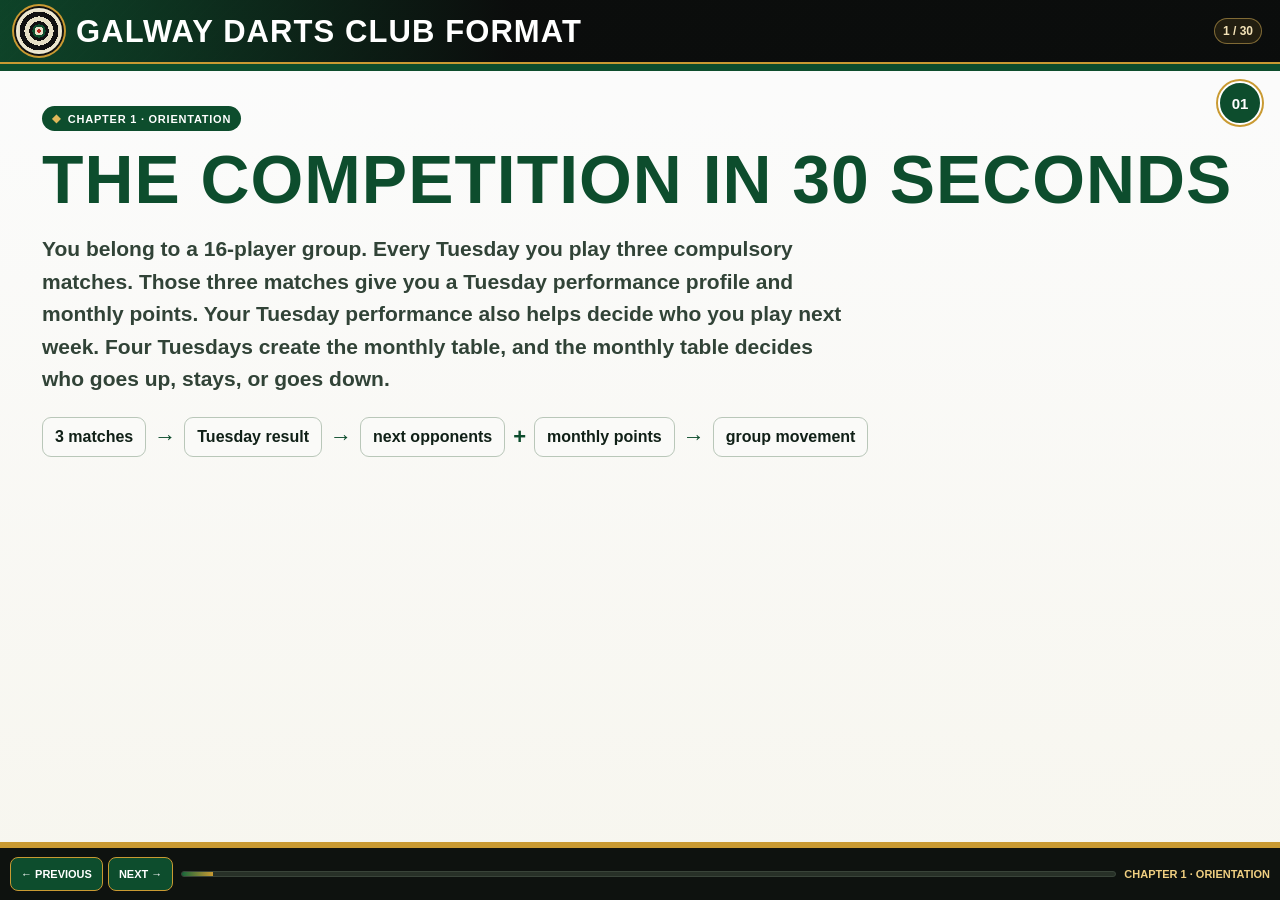
<file: index.html>
<!doctype html>
<html lang="en">
<head>
  <meta charset="utf-8">
  <meta name="viewport" content="width=device-width,initial-scale=1,viewport-fit=cover">
  <title>Galway Darts Club Format</title>
</head>
<body>
  <noscript>This explainer needs JavaScript enabled.</noscript>
  <script>
  (() => {
    const SOURCE = './index(20260808-164936).html';

    const ENHANCE = String.raw`
      (() => {
        document.title = 'Galway Darts Club Format';
        const heading = document.querySelector('header h1');
        if (heading) heading.textContent = 'Galway Darts Club Format';

        const slides = [...document.querySelectorAll('.slide')];
        slides.forEach((slide, i) => {
          const card = slide.querySelector('.card');
          if (card) card.dataset.cardNumber = String(i + 1).padStart(2, '0');
        });

        const deck = document.getElementById('deck');
        if (!deck || !slides.length) return;

        const currentIndex = () => Math.max(
          0,
          Math.min(slides.length - 1, Math.round(deck.scrollLeft / Math.max(1, deck.clientWidth)))
        );

        const goTo = (index, behavior = 'smooth') => {
          const i = Math.max(0, Math.min(slides.length - 1, index));
          const card = slides[i].querySelector('.card');
          if (card) card.scrollTop = 0;
          slides[i].scrollIntoView({behavior, inline:'start', block:'nearest'});
        };

        const markActive = () => {
          const i = currentIndex();
          slides.forEach((s, n) => s.classList.toggle('is-active', n === i));
        };
        markActive();
        deck.addEventListener('scroll', () => requestAnimationFrame(markActive), {passive:true});

        /*
          Reliable mobile swipe layer.
          Horizontal gestures change card.
          Vertical gestures remain available for scrolling dense cards.
        */
        let touchStartX = 0;
        let touchStartY = 0;
        let touchStartedAt = 0;
        let touchIndex = 0;
        let trackingTouch = false;

        deck.addEventListener('touchstart', (event) => {
          if (event.touches.length !== 1) {
            trackingTouch = false;
            return;
          }
          const touch = event.touches[0];
          touchStartX = touch.clientX;
          touchStartY = touch.clientY;
          touchStartedAt = performance.now();
          touchIndex = currentIndex();
          trackingTouch = true;
        }, {passive:true, capture:true});

        deck.addEventListener('touchend', (event) => {
          if (!trackingTouch || event.changedTouches.length !== 1) return;
          trackingTouch = false;

          const touch = event.changedTouches[0];
          const dx = touch.clientX - touchStartX;
          const dy = touch.clientY - touchStartY;
          const elapsed = performance.now() - touchStartedAt;
          const horizontal = Math.abs(dx) >= 42 && Math.abs(dx) > Math.abs(dy) * 1.15;

          if (!horizontal || elapsed > 1200) return;
          goTo(touchIndex + (dx < 0 ? 1 : -1));
        }, {passive:true, capture:true});

        window.addEventListener('resize', () => {
          goTo(currentIndex(), 'auto');
        }, {passive:true});
      })();
    `;

    fetch(SOURCE, {cache:'no-store'})
      .then(r => {
        if (!r.ok) throw new Error('Could not load '+SOURCE+' ('+r.status+')');
        return r.text();
      })
      .then(source => {
        const themed = source
          .replace('</head>', '<link rel="stylesheet" href="./theme.css?v=3"></head>')
          .replace('</body>', '<scr'+'ipt>'+ENHANCE+'</scr'+'ipt></body>');
        document.open();
        document.write(themed);
        document.close();
      })
      .catch(err => {
        document.body.innerHTML = '<main style="font-family:Arial;padding:2rem;max-width:800px;margin:auto"><h1>Galway Darts Club Format</h1><p>The source explainer could not be loaded.</p><pre style="white-space:pre-wrap">'+String(err)+'</pre></main>';
      });
  })();
  </script>
</body>
</html>
</file>
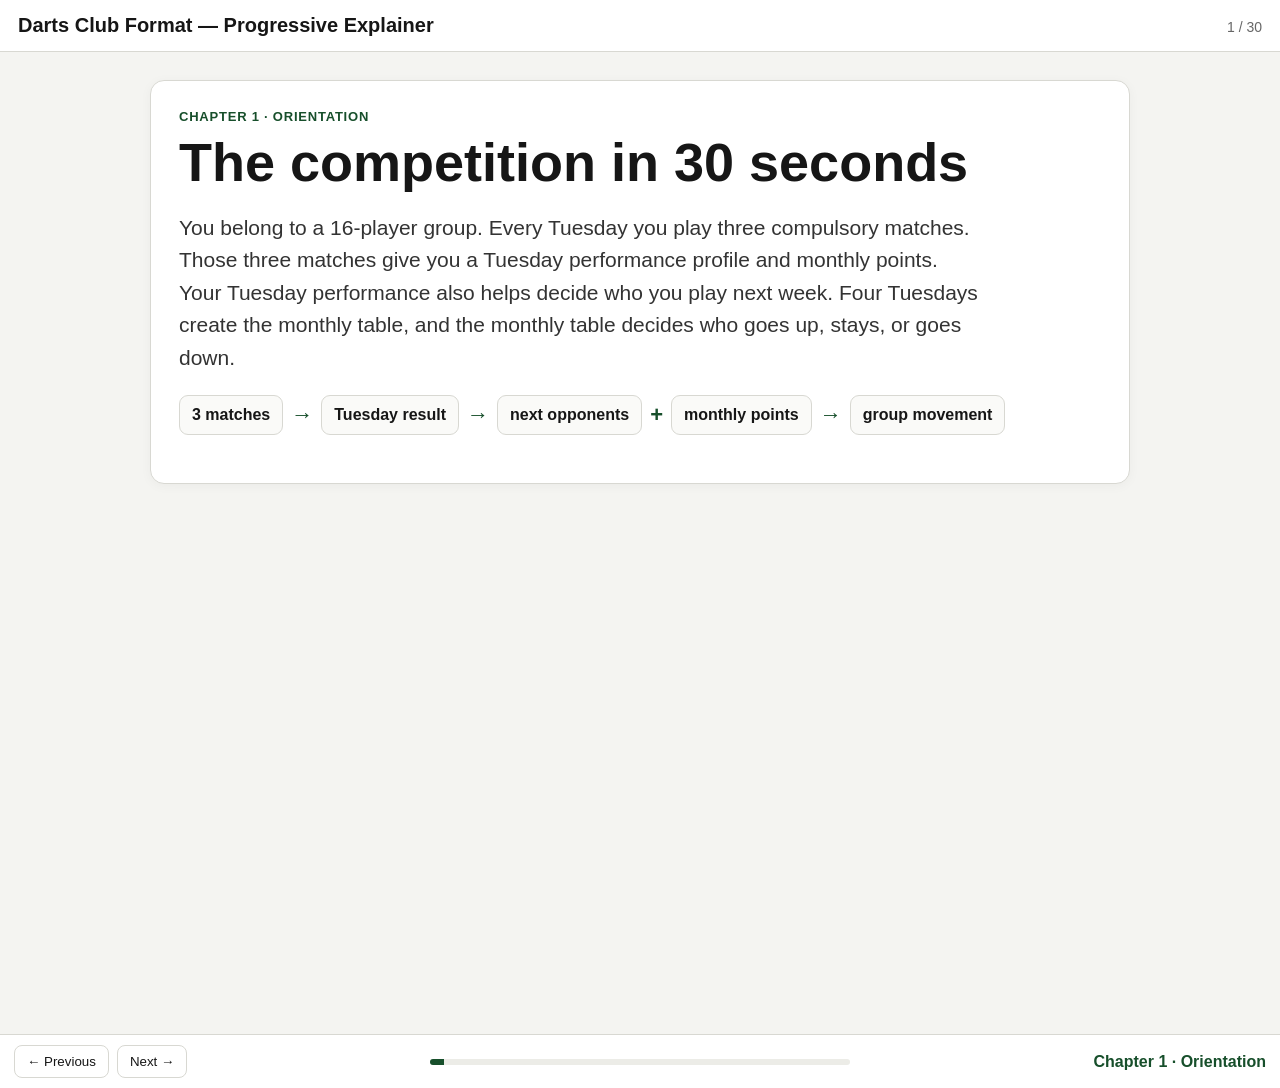
<file: index(20260808-164936).html>
<!doctype html>
<html lang="en">
<head>
  <meta charset="utf-8">
  <meta name="viewport" content="width=device-width, initial-scale=1">
  <title>Darts Club Format — Progressive Explainer</title>
  <style>
    :root {
      --bg:#f4f4f1; --card:#fff; --ink:#161616; --muted:#666;
      --line:#d8d8d2; --accent:#174f2b; --accent-2:#a77a19;
    }
    *{box-sizing:border-box}
    html,body{margin:0;padding:0;background:var(--bg);color:var(--ink);font-family:Arial,Helvetica,sans-serif}
    body{overflow:hidden}
    .app{min-height:100vh;display:grid;grid-template-rows:auto 1fr auto}
    header{padding:14px 18px;border-bottom:1px solid var(--line);background:#fff;display:flex;gap:14px;align-items:baseline;justify-content:space-between}
    header h1{margin:0;font-size:20px}.meta{color:var(--muted);font-size:14px;white-space:nowrap}
    .deck{display:flex;overflow-x:auto;overflow-y:hidden;scroll-snap-type:x mandatory;scroll-behavior:smooth;height:100%}
    .slide{min-width:100vw;height:100%;scroll-snap-align:start;padding:28px;overflow-y:auto}
    .card{max-width:980px;margin:0 auto;background:var(--card);border:1px solid var(--line);border-radius:14px;padding:28px;box-shadow:0 2px 12px rgba(0,0,0,.04)}
    .kicker{color:var(--accent);font-weight:700;text-transform:uppercase;letter-spacing:.06em;font-size:13px;margin-bottom:10px}
    h2{margin:0 0 14px;font-size:clamp(28px,5vw,54px);line-height:1.05} h3{margin:24px 0 8px}
    p,li{line-height:1.55;font-size:17px}.lead{font-size:21px;color:#333;max-width:800px}.subtle{color:var(--muted)}
    .big{font-size:clamp(42px,8vw,86px);font-weight:800;color:var(--accent);line-height:1}
    .grid{display:grid;gap:16px}.cols-2{grid-template-columns:repeat(2,minmax(0,1fr))}.cols-3{grid-template-columns:repeat(3,minmax(0,1fr))}.cols-4{grid-template-columns:repeat(4,minmax(0,1fr))}
    .mini,.pod{border:1px solid var(--line);border-radius:10px;padding:16px;background:#fafaf8}.mini strong,.pod b{display:block;margin-bottom:4px;color:var(--accent)}
    .pods{display:grid;grid-template-columns:repeat(4,1fr);gap:10px;margin-top:14px}
    table{width:100%;border-collapse:collapse;margin-top:16px;font-size:15px}th,td{border-bottom:1px solid var(--line);padding:8px;text-align:left;vertical-align:top}th{background:#f7f7f4}
    .compact th,.compact td{padding:5px 7px;font-size:14px}.table-wrap{overflow:auto}
    .formula{font-family:ui-monospace,SFMono-Regular,Menlo,Consolas,monospace;background:#f7f7f4;border:1px solid var(--line);padding:12px;border-radius:8px}
    .callout{border-left:4px solid var(--accent);padding:12px 14px;background:#f7faf8;margin:18px 0}.warning{border-left-color:var(--accent-2);background:#fbf7ed}
    footer{border-top:1px solid var(--line);background:#fff;display:flex;align-items:center;justify-content:space-between;gap:10px;padding:10px 14px}.nav{display:flex;gap:8px}
    button{border:1px solid var(--line);background:white;color:var(--ink);padding:8px 12px;border-radius:8px;cursor:pointer}button:hover{border-color:#aaa}
    .progress{flex:1;height:6px;background:#ecece7;border-radius:999px;overflow:hidden;max-width:420px}.progress>div{height:100%;width:0;background:var(--accent);transition:width .15s ease}.chapter{font-weight:700;color:var(--accent)}
    .chain{display:flex;flex-wrap:wrap;align-items:center;gap:8px;margin:20px 0}.chain span{padding:10px 12px;border:1px solid var(--line);background:#fafaf8;border-radius:9px;font-weight:700}.chain i{font-style:normal;color:var(--accent);font-size:22px;font-weight:900}
    .band{border-left:5px solid var(--accent);padding:10px 12px;margin:8px 0;background:#f7faf8}.band.gold{border-left-color:var(--accent-2);background:#fbf7ed}
    .scale-row{display:grid;grid-template-columns:90px 1fr;gap:14px;align-items:center;margin:10px 0}.bar{height:28px;background:#e8eee9;border-radius:6px;overflow:hidden;position:relative}.bar>span{display:block;height:100%;background:var(--accent)}.bar-label{position:absolute;inset:0;display:flex;align-items:center;padding-left:10px;font-weight:700;color:#fff;font-size:13px}
    @media(max-width:760px){.slide{padding:14px}.card{padding:20px;border-radius:10px}.cols-2,.cols-3,.cols-4,.pods{grid-template-columns:1fr}header .meta{display:none}p,li{font-size:16px}.lead{font-size:19px}.compact th,.compact td{font-size:12px;padding:4px}}
    @media print{body{overflow:visible}.app{display:block}header,footer{display:none}.deck{display:block;overflow:visible;height:auto}.slide{min-width:auto;height:auto;page-break-after:always;padding:18mm}.card{box-shadow:none;border:0;max-width:none}}
  </style>
</head>
<body>
<div class="app">
  <header>
    <h1>Darts Club Format — Progressive Explainer</h1>
    <div class="meta"><span id="counter">1</span> / <span id="total">1</span></div>
  </header>

  <main class="deck" id="deck">

    <section class="slide" id="overview">
      <div class="card">
        <div class="kicker">Chapter 1 · Orientation</div>
        <h2>The competition in 30 seconds</h2>
        <p class="lead">You belong to a 16-player group. Every Tuesday you play three compulsory matches. Those three matches give you a Tuesday performance profile and monthly points. Your Tuesday performance also helps decide who you play next week. Four Tuesdays create the monthly table, and the monthly table decides who goes up, stays, or goes down.</p>
        <div class="chain"><span>3 matches</span><i>→</i><span>Tuesday result</span><i>→</i><span>next opponents</span><i>+</i><span>monthly points</span><i>→</i><span>group movement</span></div>
      </div>
    </section>

    <section class="slide" id="group-unit">
      <div class="card">
        <div class="kicker">The basic unit</div>
        <h2>One reusable 16-player group</h2>
        <p>Everything in the format happens inside groups of exactly <strong>16 players</strong>. The same internal system can be repeated for a larger club.</p>
        <div class="grid cols-3">
          <div class="mini"><strong>16 players</strong>in one group</div>
          <div class="mini"><strong>4 pods</strong>inside the group</div>
          <div class="mini"><strong>24 compulsory matches</strong>per group each Tuesday</div>
        </div>
        <div class="callout">Scalability is a consequence of this reusable 16-player unit. The detailed 48 / 64 / 80 / 96 arithmetic comes later.</div>
      </div>
    </section>

    <section class="slide" id="group-hierarchy">
      <div class="card">
        <div class="kicker">Your long-term level</div>
        <h2>Group 1 is strongest</h2>
        <p class="lead">Groups are ordered by playing level. <strong>Group 1 is the strongest group</strong>; Group 2 is below Group 1; Group 3 is below Group 2; and any additional groups continue in the same direction.</p>
        <div class="grid cols-3">
          <div class="mini"><strong>Move up</strong>toward Group 1</div>
          <div class="mini"><strong>Retain</strong>stay in your current group</div>
          <div class="mini"><strong>Move down</strong>to the next lower group</div>
        </div>
        <div class="callout">Your group is your long-term competitive level. Your A–P letter inside that group is temporary.</div>
      </div>
    </section>

    <section class="slide" id="ap-position">
      <div class="card">
        <div class="kicker">Chapter 2 · Weekly position</div>
        <h2>Every group has temporary A–P positions</h2>
        <p>A group contains 16 positions: <strong>A, B, C, D, E, F, G, H, I, J, K, L, M, N, O, P</strong>.</p>
        <p>These are not permanent identities and they are not the monthly promotion table. They are the group's <strong>weekly A–P positions</strong>.</p>
        <div class="big">A → P</div>
        <p class="lead">Your current letter helps determine who you play next.</p>
      </div>
    </section>

    <section class="slide" id="pods">
      <div class="card">
        <div class="kicker">Who you play</div>
        <h2>A–P creates four pods</h2>
        <p>The 16 positions are always split in the same pattern:</p>
        <div class="pods">
          <div class="pod"><b>Pod 1</b>A, E, I, M</div>
          <div class="pod"><b>Pod 2</b>B, F, J, N</div>
          <div class="pod"><b>Pod 3</b>C, G, K, O</div>
          <div class="pod"><b>Pod 4</b>D, H, L, P</div>
        </div>
        <div class="callout">Each pod takes one player from each quarter of the current A–P order.</div>
      </div>
    </section>

    <section class="slide" id="three-matches">
      <div class="card">
        <div class="kicker">The compulsory darts</div>
        <h2>You play everyone in your pod</h2>
        <div class="grid cols-4">
          <div class="mini"><strong>4 players</strong>per pod</div>
          <div class="mini"><strong>3 matches</strong>per player</div>
          <div class="mini"><strong>6 matches</strong>per pod</div>
          <div class="mini"><strong>24 matches</strong>per group</div>
        </div>
        <p>Every compulsory match is <strong>first to two legs</strong>. A match must therefore finish 2–0 or 2–1 to one player.</p>
      </div>
    </section>

    <section class="slide" id="match-results">
      <div class="card">
        <div class="kicker">Chapter 3 · Tuesday performance</div>
        <h2>Every leg contributes to Tuesday's result</h2>
        <p>From one player's point of view, each compulsory match has exactly four possible results:</p>
        <div class="grid cols-4">
          <div class="mini"><strong>2–0</strong>win</div>
          <div class="mini"><strong>2–1</strong>win</div>
          <div class="mini"><strong>1–2</strong>loss</div>
          <div class="mini"><strong>0–2</strong>loss</div>
        </div>
        <div class="callout">The first priority is to win the match. Inside the same win/loss record, leg performance separates the profiles.</div>
      </div>
    </section>

    <section class="slide" id="s-profiles">
      <div class="card">
        <div class="kicker">Exact weekly signature</div>
        <h2>Your three matches become one S-profile</h2>
        <p>Across three compulsory matches, the four possible match results collapse into exactly <strong>20 possible aggregate profiles</strong>. S1 is best; S20 is worst.</p>
        <div class="table-wrap">
          <table class="compact">
            <thead><tr><th>Profile</th><th>Record</th><th>Legs</th><th>Leg diff.</th></tr></thead>
            <tbody>
              <tr><td>S1</td><td>3–0</td><td>6–0</td><td>+6</td></tr>
              <tr><td>S2</td><td>3–0</td><td>6–1</td><td>+5</td></tr>
              <tr><td>S3</td><td>3–0</td><td>6–2</td><td>+4</td></tr>
              <tr><td>S4</td><td>3–0</td><td>6–3</td><td>+3</td></tr>
              <tr><td>S5</td><td>2–1</td><td>5–2</td><td>+3</td></tr>
              <tr><td>S6</td><td>2–1</td><td>5–3</td><td>+2</td></tr>
              <tr><td>S7</td><td>2–1</td><td>4–2</td><td>+2</td></tr>
              <tr><td>S8</td><td>2–1</td><td>5–4</td><td>+1</td></tr>
              <tr><td>S9</td><td>2–1</td><td>4–3</td><td>+1</td></tr>
              <tr><td>S10</td><td>2–1</td><td>4–4</td><td>0</td></tr>
              <tr><td>S11</td><td>1–2</td><td>4–4</td><td>0</td></tr>
              <tr><td>S12</td><td>1–2</td><td>4–5</td><td>−1</td></tr>
              <tr><td>S13</td><td>1–2</td><td>3–4</td><td>−1</td></tr>
              <tr><td>S14</td><td>1–2</td><td>3–5</td><td>−2</td></tr>
              <tr><td>S15</td><td>1–2</td><td>2–4</td><td>−2</td></tr>
              <tr><td>S16</td><td>1–2</td><td>2–5</td><td>−3</td></tr>
              <tr><td>S17</td><td>0–3</td><td>3–6</td><td>−3</td></tr>
              <tr><td>S18</td><td>0–3</td><td>2–6</td><td>−4</td></tr>
              <tr><td>S19</td><td>0–3</td><td>1–6</td><td>−5</td></tr>
              <tr><td>S20</td><td>0–3</td><td>0–6</td><td>−6</td></tr>
            </tbody>
          </table>
        </div>
        <p class="subtle">The ordering is: match wins → leg difference → legs won.</p>
      </div>
    </section>

    <section class="slide" id="s1-target">
      <div class="card">
        <div class="kicker">Your Tuesday objective</div>
        <h2>Get as close to S1 as possible</h2>
        <div class="grid cols-2">
          <div class="mini"><strong>S1 — perfect Tuesday</strong>3 wins, 0 losses<br>6 legs won, 0 lost</div>
          <div class="mini"><strong>S20 — lowest profile</strong>0 wins, 3 losses<br>0 legs won, 6 lost</div>
        </div>
        <p class="lead">Every better match result and every useful extra leg moves you toward a stronger profile.</p>
      </div>
    </section>

    <section class="slide" id="s-points">
      <div class="card">
        <div class="kicker">Chapter 4 · Monthly evidence</div>
        <h2>Your S-profile also earns S-points</h2>
        <p>The points are deliberately tier-weighted so that <strong>winning another match matters more</strong> than a small leg difference within the same match record.</p>
        <div class="grid cols-4">
          <div class="mini"><strong>3–0 band</strong>S1 32<br>S2 31<br>S3 30<br>S4 29</div>
          <div class="mini"><strong>2–1 band</strong>S5 24<br>S6 23<br>S7 22<br>S8 21<br>S9 20<br>S10 19</div>
          <div class="mini"><strong>1–2 band</strong>S11 14<br>S12 13<br>S13 12<br>S14 11<br>S15 10<br>S16 9</div>
          <div class="mini"><strong>0–3 band</strong>S17 4<br>S18 3<br>S19 2<br>S20 1</div>
        </div>
      </div>
    </section>

    <section class="slide" id="weekly-resort">
      <div class="card">
        <div class="kicker">Exact weekly re-sort rule</div>
        <h2>Tonight re-sorts A–P for next Tuesday</h2>
        <ol>
          <li>After the 24 compulsory matches, put all 16 players together.</li>
          <li>Sort them by that night's S-profile: S1 first, then S2, through to S20.</li>
          <li>If two or more players have the <strong>same S-profile</strong>, they keep the same relative order in which they entered that Tuesday.</li>
        </ol>
        <div class="callout"><strong>Performance determines movement. Equal performance protects the position already earned.</strong></div>
        <p>Only the compulsory pod matches create the weekly S-profile used in this re-sort.</p>
      </div>
    </section>

    <section class="slide" id="new-opponents">
      <div class="card">
        <div class="kicker">The weekly feedback loop</div>
        <h2>New A–P means new opponents</h2>
        <p>If you move from M to F, you do not carry the M fixtures with you. Next Tuesday you are simply <strong>F</strong>, so you enter the B–F–J–N pod.</p>
        <div class="chain"><span>Tuesday results</span><i>→</i><span>S-profile</span><i>→</i><span>new A–P</span><i>→</i><span>new pod</span><i>→</i><span>3 new fixtures</span></div>
        <p class="lead">This is why A–P matters: it is the short-term sorting state that generates your next set of opponents.</p>
      </div>
    </section>

    <section class="slide" id="monthly-table">
      <div class="card">
        <div class="kicker">Four-week accumulation</div>
        <h2>Four Tuesdays make one monthly table</h2>
        <div class="mini"><strong>Dylan Dowling</strong>Week 1: S3 = 30<br>Week 2: S8 = 21<br>Week 3: S5 = 24<br>Week 4: S2 = 31<br><br><strong>Monthly total: 106 S-points</strong></div>
        <p>Each Tuesday contributes one S-profile and one S-points value. The four values are added together.</p>
        <div class="callout">If monthly S-points are tied, compare: <strong>total match wins → total leg difference → total legs won → final published administrative tie-break.</strong></div>
      </div>
    </section>

    <section class="slide" id="four-jobs">
      <div class="card">
        <div class="kicker">Do not mix the timescales</div>
        <h2>Four different things. Four different jobs.</h2>
        <div class="grid cols-4">
          <div class="mini"><strong>Group</strong>Your longer-term competitive level.</div>
          <div class="mini"><strong>Weekly A–P position</strong>Determines your current pod and next opponents.</div>
          <div class="mini"><strong>S-profile</strong>Describes one Tuesday's three-match performance.</div>
          <div class="mini"><strong>Monthly S-points</strong>Accumulate across four Tuesdays and decide the monthly table.</div>
        </div>
      </div>
    </section>

    <section class="slide" id="objectives">
      <div class="card">
        <div class="kicker">Chapter 5 · What am I trying to achieve?</div>
        <h2>Three levels of objective</h2>
        <div class="grid cols-3">
          <div class="mini"><strong>Tuesday</strong>Earn the strongest S-profile possible.</div>
          <div class="mini"><strong>Month</strong>Accumulate enough S-points to finish safely or earn promotion.</div>
          <div class="mini"><strong>Season</strong>Reach the strongest appropriate group and stay there.</div>
        </div>
        <p class="lead">A–P is tactically important because it determines your next opponents. Your monthly S-points and group status are the larger competitive objectives.</p>
      </div>
    </section>

    <section class="slide" id="strategy">
      <div class="card">
        <div class="kicker">Simple player strategy</div>
        <h2>What should I try to do?</h2>
        <ol>
          <li><strong>Win the match.</strong> A match win moves you into a stronger S-profile band.</li>
          <li><strong>Prefer 2–0 to 2–1.</strong> Clean wins strengthen the profile.</li>
          <li><strong>If losing, fight for the leg.</strong> A 1–2 loss is better than 0–2.</li>
          <li><strong>Do it across all four Tuesdays.</strong> Monthly performance rewards consistency as well as peaks.</li>
          <li><strong>Turn up.</strong> A full-night absence gives the lowest profile, S20.</li>
        </ol>
      </div>
    </section>

    <section class="slide" id="movement">
      <div class="card">
        <div class="kicker">Month-end consequence</div>
        <h2>Promoted, retained or relegated</h2>
        <p>The monthly S-points table orders the 16 players in each group for the month.</p>
        <div class="grid cols-3">
          <div class="mini"><strong>Top 2</strong>Move up one group, except players already in Group 1.</div>
          <div class="mini"><strong>Middle players</strong>Remain in the same group.</div>
          <div class="mini"><strong>Bottom 2</strong>Move down one group, except players already in the lowest group.</div>
        </div>
        <div class="callout">At every boundary, two players travel each way: for example, bottom two of Group 1 ↔ top two of Group 2.</div>
      </div>
    </section>

    <section class="slide" id="monthly-reset">
      <div class="card">
        <div class="kicker">Start the next month cleanly</div>
        <h2>Then A–P resets alphabetically</h2>
        <ol>
          <li>The monthly table closes.</li>
          <li>Promotion and relegation create the new group memberships.</li>
          <li>Inside each new 16-player group, names are placed A–P alphabetically.</li>
          <li>The next four-Tuesday cycle begins.</li>
        </ol>
        <div class="callout"><strong>Group membership carries over. The old A–P letters do not.</strong></div>
      </div>
    </section>

    <section class="slide" id="absence">
      <div class="card">
        <div class="kicker">Core player rule</div>
        <h2>What happens if I miss Tuesday?</h2>
        <ul>
          <li>A fully absent player receives three scheduled 0–2 defeats.</li>
          <li>That produces <strong>S20</strong> for the night.</li>
          <li>There are no rearranged or postponed compulsory matches.</li>
          <li>If a player starts the night and later withdraws, completed results stand; unplayed scheduled matches become 0–2 defeats.</li>
        </ul>
        <p class="subtle">The rare case where both players scheduled against one another are absent still requires a final printed administrative convention.</p>
      </div>
    </section>

    <section class="slide" id="manifest">
      <div class="card">
        <div class="kicker">Chapter 6 · For organisers</div>
        <h2>Every compulsory fixture is known in advance</h2>
        <p class="lead">Once the current A–P positions are published, each player's pod is known. Therefore every compulsory match for the next Tuesday can be listed before the night begins.</p>
        <div class="chain"><span>A–P known</span><i>→</i><span>pods known</span><i>→</i><span>fixtures known</span><i>→</i><span>fixture manifest</span></div>
        <p>The manifest fixes <strong>who must play whom</strong>. It does not need to fix the exact board or exact time.</p>
      </div>
    </section>

    <section class="slide" id="mc">
      <div class="card">
        <div class="kicker">Live dispatch</div>
        <h2>The MC manages traffic, not rules</h2>
        <ul>
          <li>Call the next eligible fixture whenever a board becomes free.</li>
          <li>Do not call a player who is already playing or chalking.</li>
          <li>Record every completed result.</li>
          <li>Keep boards occupied and move spare capacity to the group falling behind.</li>
          <li>The competition rules have already decided the opponents.</li>
        </ul>
      </div>
    </section>

    <section class="slide" id="board-flow">
      <div class="card">
        <div class="kicker">Flexible execution</div>
        <h2>Boards are flexible. Fixtures are fixed.</h2>
        <p>Pod fixtures may be played in any sensible order and on any available board. There is no mathematical need to finish Pod 1 before Pod 2, or to keep one pod permanently on one board.</p>
        <div class="callout"><strong>Chalking convention:</strong> the loser of the previous game on a board chalks the next game on that board, unless the MC needs that player immediately for another match.</div>
      </div>
    </section>

    <section class="slide" id="close-loop">
      <div class="card">
        <div class="kicker">The Tuesday-night loop</div>
        <h2>By the end of the night, next Tuesday can already exist</h2>
        <div class="formula">results → S-profiles → weekly re-sort A–P → new pods → next Tuesday's fixture manifest</div>
        <p class="lead">The draw for the following week is not improvised later. It emerges deterministically from the completed Tuesday.</p>
      </div>
    </section>

    <section class="slide" id="scalability">
      <div class="card">
        <div class="kicker">Chapter 7 · Scalability</div>
        <h2>Repeat the same 16-player engine</h2>
        <table>
          <thead><tr><th>Players</th><th>Groups</th><th>Pods</th><th>Compulsory matches / Tuesday</th><th>Average / board on 10 boards</th></tr></thead>
          <tbody>
            <tr><td>48</td><td>3 × 16</td><td>12</td><td>72</td><td>7.2</td></tr>
            <tr><td>64</td><td>4 × 16</td><td>16</td><td>96</td><td>9.6</td></tr>
            <tr><td>80</td><td>5 × 16</td><td>20</td><td>120</td><td>12.0</td></tr>
            <tr><td>96</td><td>6 × 16</td><td>24</td><td>144</td><td>14.4</td></tr>
          </tbody>
        </table>
        <div class="callout">The rules inside a group do not change. Scaling means running more identical 16-player groups in parallel.</div>
      </div>
    </section>

    <section class="slide" id="capacity">
      <div class="card">
        <div class="kicker">Venue constraint</div>
        <h2>Capacity becomes the limit — not the rules</h2>
        <p>The competition remains mathematically uniform as groups are added. The practical question becomes whether ten boards and the available session length can clear the manifest.</p>
        <div class="grid cols-4">
          <div class="mini"><strong>48 players</strong>72 games<br>lightest of these examples</div>
          <div class="mini"><strong>64 players</strong>96 games<br>9.6 per board average</div>
          <div class="mini"><strong>80 players</strong>120 games<br>12 per board average</div>
          <div class="mini"><strong>96 players</strong>144 games<br>14.4 per board average</div>
        </div>
        <div class="callout warning">At the upper sizes, match duration, transitions and MC dispatch efficiency become operational design questions.</div>
      </div>
    </section>

    <section class="slide" id="validation-s-points">
      <div class="card">
        <div class="kicker">Chapter 8 · Why these choices?</div>
        <h2>Why separate weekly A–P from monthly S-points?</h2>
        <p>The original idea allowed the final Tuesday's A–P state to carry too much influence over promotion and relegation. Accumulating four S-point results makes all four Tuesdays contribute to the monthly decision.</p>
        <div class="grid cols-3">
          <div class="mini"><strong>79.3%</strong>pairwise agreement with the raw 12-match benchmark using only Week-4 A–P</div>
          <div class="mini"><strong>98.4%</strong>using simple ordinal S-points</div>
          <div class="mini"><strong>99.4%</strong>using the proposed tier-weighted S-points</div>
        </div>
        <p class="subtle">These figures come from simulation modelling, not historical club data.</p>
      </div>
    </section>

    <section class="slide" id="validation-alphabetical">
      <div class="card">
        <div class="kicker">Validation · Monthly reset</div>
        <h2>Why is alphabetical A–P acceptable?</h2>
        <p>Alphabetical seeding creates a small transient Week-1 ordering effect because equal S-profiles preserve incoming order. The modelling found that effect largely washed out by Week 2.</p>
        <div class="callout">In the equal-ability stress test, mean monthly rank varied by only about <strong>0.19 of a place</strong> across initial A–P positions.</div>
        <p>So alphabetical order is transparent, repeatable and sufficiently neutral for the monthly reset.</p>
      </div>
    </section>

    <section class="slide" id="validation-movement">
      <div class="card">
        <div class="kicker">Validation · Group movement</div>
        <h2>Why two up / two down?</h2>
        <p>Simulation of eight-month seasons found that two movers per group boundary gave the best tested balance between allowing strong players to climb and avoiding excessive month-to-month churn.</p>
        <div class="scale-row"><strong>1 mover</strong><div class="bar"><span style="width:73%"></span><div class="bar-label">72.9% correctly grouped after Month 8</div></div></div>
        <div class="scale-row"><strong>2 movers</strong><div class="bar"><span style="width:84%"></span><div class="bar-label">83.8%</div></div></div>
        <div class="scale-row"><strong>3 movers</strong><div class="bar"><span style="width:81%"></span><div class="bar-label">80.8%</div></div></div>
        <div class="scale-row"><strong>4 movers</strong><div class="bar"><span style="width:78%"></span><div class="bar-label">78.4%</div></div></div>
        <p class="subtle">Model-based estimates; they support the current proposal rather than guarantee real-world percentages.</p>
      </div>
    </section>

    <section class="slide" id="closed-pod">
      <div class="card">
        <div class="kicker">Technical validation</div>
        <h2>The pod is mathematically closed</h2>
        <p>Four players create six compulsory matches. Each match has four possible scored outcomes from a labelled perspective. Therefore a complete pod has:</p>
        <div class="big">4⁶ = 4,096</div>
        <ul>
          <li>3,680 configurations produce one unique first-place player.</li>
          <li>384 produce exactly two players tied for first.</li>
          <li>32 produce exactly three players tied for first.</li>
          <li>A four-way tie for first is impossible.</li>
        </ul>
        <p class="subtle">This is technical evidence that the pod outcome space can be exhaustively anticipated; a player does not need it in order to play.</p>
      </div>
    </section>

    <section class="slide" id="summary">
      <div class="card">
        <div class="kicker">The whole system</div>
        <h2>One causal chain</h2>
        <div class="chain"><span>Group</span><i>→</i><span>A–P</span><i>→</i><span>Pod</span><i>→</i><span>3 matches</span><i>→</i><span>S-profile</span><i>→</i><span>weekly re-sort</span></div>
        <div class="chain"><span>S-profile</span><i>→</i><span>S-points</span><i>→</i><span>4 Tuesdays</span><i>→</i><span>monthly table</span><i>→</i><span>promotion / retention / relegation</span></div>
        <p class="lead">Then the new groups are formed, A–P resets alphabetically, and the same process begins again.</p>
        <div class="callout"><strong>Scaling does not change the core rules.</strong> It simply repeats the same 16-player group as many times as the venue can practically support.</div>
      </div>
    </section>

  </main>

  <footer>
    <div class="nav">
      <button type="button" id="prev">← Previous</button>
      <button type="button" id="next">Next →</button>
    </div>
    <div class="progress" aria-label="Progress"><div id="progressBar"></div></div>
    <div class="chapter" id="chapterLabel">Start</div>
  </footer>
</div>

<script>
(() => {
  const deck=document.getElementById('deck');
  const slides=[...document.querySelectorAll('.slide')];
  const counter=document.getElementById('counter');
  const total=document.getElementById('total');
  const progressBar=document.getElementById('progressBar');
  const chapterLabel=document.getElementById('chapterLabel');
  const prev=document.getElementById('prev');
  const next=document.getElementById('next');
  total.textContent=slides.length;

  function currentIndex(){return Math.max(0,Math.min(slides.length-1,Math.round(deck.scrollLeft/Math.max(1,deck.clientWidth))))}
  function updateUI(){const i=currentIndex();counter.textContent=i+1;progressBar.style.width=`${((i+1)/slides.length)*100}%`;const kicker=slides[i].querySelector('.kicker');chapterLabel.textContent=kicker?kicker.textContent:`Card ${i+1}`;history.replaceState(null,'','#'+slides[i].id)}
  function goTo(index){const i=Math.max(0,Math.min(slides.length-1,index));slides[i].scrollIntoView({behavior:'smooth',inline:'start'})}
  prev.addEventListener('click',()=>goTo(currentIndex()-1));next.addEventListener('click',()=>goTo(currentIndex()+1));
  window.addEventListener('keydown',e=>{if(e.key==='ArrowRight'||e.key==='PageDown'){e.preventDefault();goTo(currentIndex()+1)}if(e.key==='ArrowLeft'||e.key==='PageUp'){e.preventDefault();goTo(currentIndex()-1)}if(e.key==='Home'){e.preventDefault();goTo(0)}if(e.key==='End'){e.preventDefault();goTo(slides.length-1)}});
  let raf;deck.addEventListener('scroll',()=>{cancelAnimationFrame(raf);raf=requestAnimationFrame(updateUI)},{passive:true});
  window.addEventListener('load',()=>{const id=location.hash.slice(1);const target=id&&document.getElementById(id);if(target)target.scrollIntoView({inline:'start'});updateUI()});
})();
</script>
</body>
</html>
</file>
<file: theme.css>
:root{
  --green:#0d4d2d;
  --green2:#17663b;
  --gold:#c99a32;
  --gold2:#e0b85a;
  --paper:#faf9f2;
  --ink:#102017;
  --muted:#667168;
  --line:#b9c7b9;
  --dark:#0b0d0c;
  --bg:#0b0d0c!important;
  --card:#faf9f2!important;
  --accent:#0d4d2d!important;
  --accent-2:#c99a32!important;
}

*{box-sizing:border-box}
html,body{width:100%;height:100%;margin:0;overflow:hidden!important;background:var(--dark)}
body{
  color:var(--paper)!important;
  background:
    radial-gradient(circle at 12% 8%,rgba(23,102,59,.22),transparent 28%),
    radial-gradient(circle at 90% 88%,rgba(201,154,50,.11),transparent 26%),
    repeating-linear-gradient(135deg,rgba(255,255,255,.018) 0 1px,transparent 1px 8px),
    linear-gradient(180deg,#111512,#080a09 72%);
}

.app{
  width:100%;
  height:100vh!important;
  height:100dvh!important;
  min-height:0!important;
  display:grid!important;
  grid-template-rows:64px minmax(0,1fr) 54px!important;
  overflow:hidden!important;
  background:transparent!important;
}

header{
  min-height:0!important;
  height:64px!important;
  padding:8px 18px 8px 76px!important;
  background:linear-gradient(90deg,rgba(13,77,45,.78),rgba(11,13,12,.98) 40%)!important;
  border-bottom:2px solid var(--gold)!important;
  color:#fff!important;
  position:relative!important;
  overflow:hidden!important;
  align-items:center!important;
}
header:before{
  content:"";
  position:absolute;
  left:16px;top:50%;transform:translateY(-50%);
  width:42px;height:42px;border-radius:50%;
  border:2px solid #eee8d5;
  box-shadow:0 0 0 2px #111,0 0 0 4px var(--gold);
  background:radial-gradient(circle,#b52620 0 7%,#e7e0c6 7% 15%,#0d4d2d 15% 22%,#111 22% 33%,#e7e0c6 33% 49%,#111 49% 65%,#e7e0c6 65% 80%,#111 80% 100%);
}
header h1{
  margin:0!important;
  color:#fff!important;
  font-family:Impact,"Arial Narrow",Arial,sans-serif!important;
  font-size:clamp(20px,3vw,31px)!important;
  line-height:1!important;
  letter-spacing:.035em!important;
  text-transform:uppercase;
  white-space:nowrap;
  overflow:hidden;
  text-overflow:ellipsis;
}
header .meta{
  color:#f4e3b7!important;
  font-size:12px!important;
  font-weight:900!important;
  border:1px solid rgba(224,184,90,.5)!important;
  border-radius:999px!important;
  padding:5px 8px!important;
  background:rgba(201,154,50,.12)!important;
}

.deck{
  width:100%!important;
  height:100%!important;
  min-height:0!important;
  display:flex!important;
  align-items:stretch!important;
  overflow-x:auto!important;
  overflow-y:hidden!important;
  scroll-snap-type:x mandatory!important;
  scroll-behavior:smooth!important;
  overscroll-behavior-x:contain!important;
  -webkit-overflow-scrolling:touch;
  scrollbar-width:none!important;
}
.deck::-webkit-scrollbar{display:none!important}

.slide{
  flex:0 0 100vw!important;
  width:100vw!important;
  min-width:100vw!important;
  height:100%!important;
  min-height:0!important;
  padding:0!important;
  margin:0!important;
  display:block!important;
  position:relative!important;
  overflow:hidden!important;
  scroll-snap-align:start!important;
  scroll-snap-stop:always!important;
}
.slide:before{display:none!important}

.card{
  width:100%!important;
  max-width:none!important;
  height:100%!important;
  min-height:0!important;
  max-height:100%!important;
  margin:0!important;
  padding:clamp(22px,4vw,42px)!important;
  border:0!important;
  border-radius:0!important;
  color:var(--ink)!important;
  background:
    linear-gradient(180deg,rgba(255,255,255,.985),rgba(250,249,242,.99)),
    repeating-linear-gradient(0deg,rgba(13,77,45,.025) 0 1px,transparent 1px 6px)!important;
  box-shadow:inset 0 7px 0 var(--green),inset 0 -4px 0 var(--gold)!important;
  position:relative!important;
  overflow-y:auto!important;
  overflow-x:hidden!important;
  overscroll-behavior:contain!important;
  -webkit-overflow-scrolling:touch;
  scrollbar-width:thin;
  scrollbar-color:var(--gold) transparent;
}
.card::-webkit-scrollbar{width:5px}
.card::-webkit-scrollbar-thumb{background:var(--gold);border-radius:999px}
.card:before{display:none!important}
.card:after{
  content:attr(data-card-number)!important;
  position:absolute!important;
  right:18px!important;top:17px!important;
  width:40px!important;height:40px!important;
  border-radius:50%!important;
  display:grid!important;place-items:center!important;
  background:var(--green)!important;
  color:#fff!important;
  border:2px solid #fff!important;
  box-shadow:0 0 0 2px var(--gold)!important;
  font:900 15px/1 Arial,sans-serif!important;
}

.kicker{
  display:inline-flex!important;
  align-items:center!important;
  gap:7px!important;
  margin:0 54px 16px 0!important;
  padding:6px 10px!important;
  color:#fff!important;
  background:var(--green)!important;
  border:0!important;
  border-radius:999px!important;
  font-size:11px!important;
  font-weight:900!important;
  letter-spacing:.07em!important;
  text-transform:uppercase!important;
}
.kicker:before{content:"◆";color:var(--gold2)}

h2{
  margin:0 0 18px!important;
  color:var(--green)!important;
  font-family:Impact,"Arial Narrow",Arial,sans-serif!important;
  font-size:clamp(36px,5.3vw,68px)!important;
  line-height:.96!important;
  letter-spacing:.015em!important;
  text-transform:uppercase!important;
  overflow-wrap:anywhere;
}
h3{color:var(--green)!important}
p,li{color:#253329!important}
.lead{color:#314337!important;font-weight:650!important}
.subtle{color:var(--muted)!important}
.big{
  color:var(--gold)!important;
  font-family:Impact,"Arial Narrow",Arial,sans-serif!important;
  text-transform:uppercase!important;
  overflow-wrap:anywhere;
}

.grid,.pods{min-width:0!important}
.mini,.pod{
  min-width:0!important;
  padding:14px!important;
  background:linear-gradient(180deg,#fff,#f1f5ef)!important;
  border:2px solid #a9bcae!important;
  border-radius:10px!important;
  color:#203126!important;
  box-shadow:inset 0 1px 0 #fff,0 2px 0 rgba(13,77,45,.05)!important;
}
.mini strong,.pod b{color:var(--green)!important;font-weight:900!important;text-transform:uppercase!important}
.pod:nth-child(3){border-color:var(--gold)!important}

.table-wrap{max-width:100%!important;overflow:auto!important;-webkit-overflow-scrolling:touch}
table{
  border-collapse:separate!important;
  border-spacing:0!important;
  border:2px solid var(--green)!important;
  border-radius:10px!important;
  overflow:hidden!important;
  background:#fff!important;
}
th{
  background:var(--green)!important;
  color:#fff!important;
  border-bottom:2px solid var(--gold)!important;
  text-transform:uppercase!important;
}
td{color:#213027!important;border-bottom:1px solid #d7e0d7!important}
tbody tr:nth-child(even) td{background:#f3f6ef!important}

.callout{
  border:0!important;
  border-left:6px solid var(--gold)!important;
  border-radius:8px!important;
  padding:11px 13px!important;
  background:linear-gradient(90deg,#e6efdf,#f8f8f0)!important;
  color:#1d3524!important;
  box-shadow:inset 0 0 0 1px #ccd8c7!important;
  font-weight:700!important;
}
.callout.warning{border-left-color:#a66c17!important;background:linear-gradient(90deg,#f4e8c8,#fbf8ed)!important}
.formula{
  max-width:100%!important;
  overflow:auto!important;
  white-space:normal!important;
  overflow-wrap:anywhere!important;
  color:#fff!important;
  background:#101c15!important;
  border:2px solid var(--green2)!important;
  border-left:6px solid var(--gold)!important;
  font-weight:700!important;
}
.bar{background:#dce6dc!important;border:1px solid #b3c2b3!important}
.bar>span{background:linear-gradient(90deg,var(--green),var(--green2),var(--gold))!important}

footer{
  height:54px!important;
  min-height:54px!important;
  padding:7px 10px max(7px,env(safe-area-inset-bottom))!important;
  gap:8px!important;
  background:#0e120f!important;
  border-top:2px solid var(--gold)!important;
  color:#fff!important;
}
footer button{
  min-height:34px!important;
  padding:7px 10px!important;
  color:#fff!important;
  background:var(--green)!important;
  border:1.5px solid var(--gold)!important;
  border-radius:8px!important;
  font-weight:900!important;
  font-size:11px!important;
  text-transform:uppercase!important;
  box-shadow:none!important;
}
footer button:hover{background:var(--green2)!important}
.nav{gap:5px!important;flex:0 0 auto!important}
.progress{height:6px!important;max-width:none!important;min-width:45px!important;flex:1 1 auto!important;background:#273027!important;border:1px solid #394439!important}
.progress>div{background:linear-gradient(90deg,var(--green2),var(--gold))!important}
.chapter{color:#f0cf81!important;font-weight:900!important;text-transform:uppercase!important;font-size:11px!important}

.slide.is-active .card{animation:cardIn .24s ease-out both}
@keyframes cardIn{from{opacity:.5;transform:translateX(10px)}to{opacity:1;transform:none}}

/* Mobile: the card itself fills the screen area edge-to-edge. */
@media(max-width:760px){
  .app{grid-template-rows:42px minmax(0,1fr) 44px!important}

  header{
    height:42px!important;
    min-height:42px!important;
    padding:max(6px,env(safe-area-inset-top)) 8px 5px 47px!important;
    border-bottom-width:1px!important;
  }
  header:before{
    left:9px!important;
    width:27px!important;height:27px!important;
    border-width:1.5px!important;
    box-shadow:0 0 0 1px #111,0 0 0 2px var(--gold)!important;
  }
  header h1{font-size:16px!important;margin:0!important}
  header .meta{font-size:9px!important;padding:3px 6px!important}

  .slide{padding:0!important}
  .card{
    padding:13px 12px 15px!important;
    border-radius:0!important;
    box-shadow:inset 0 5px 0 var(--green),inset 0 -3px 0 var(--gold)!important;
    scrollbar-width:none!important;
  }
  .card::-webkit-scrollbar{display:none!important}
  .card:after{
    right:9px!important;top:9px!important;
    width:28px!important;height:28px!important;
    font-size:10px!important;
    border-width:1.5px!important;
    box-shadow:0 0 0 1px var(--gold)!important;
  }

  .kicker{
    margin:0 32px 8px 0!important;
    padding:4px 7px!important;
    font-size:8px!important;
    letter-spacing:.05em!important;
  }
  h2{
    font-size:clamp(25px,8.1vw,34px)!important;
    line-height:.95!important;
    margin-bottom:9px!important;
  }
  h3{margin:10px 0 4px!important}
  p,li{font-size:13.5px!important;line-height:1.34!important}
  p{margin:7px 0!important}
  ul,ol{margin:6px 0!important;padding-left:19px!important}
  li{margin:2px 0!important}
  .lead{font-size:15.5px!important;line-height:1.31!important}
  .big{font-size:clamp(32px,12vw,50px)!important}

  .grid{gap:6px!important}
  .grid.cols-2,.grid.cols-3,.grid.cols-4{grid-template-columns:repeat(2,minmax(0,1fr))!important}
  .pods{grid-template-columns:repeat(2,minmax(0,1fr))!important;gap:6px!important}
  .mini,.pod{padding:8px!important;border-width:1.5px!important;border-radius:7px!important;font-size:12px!important;line-height:1.25!important}
  .mini strong,.pod b{font-size:11px!important;margin-bottom:2px!important}

  .chain{gap:3px!important;margin:7px 0!important}
  .chain span{padding:5px 6px!important;font-size:10px!important;border-radius:5px!important}
  .chain i{font-size:13px!important}
  .callout{margin:7px 0!important;padding:7px 8px!important;border-left-width:4px!important;font-size:12px!important;line-height:1.3!important}
  .formula{padding:7px!important;font-size:11px!important;line-height:1.3!important}

  table{margin-top:6px!important;font-size:10.5px!important}
  th,td{padding:3px 4px!important}
  .compact th,.compact td{font-size:9.5px!important;padding:2px 3px!important;line-height:1.12!important}

  .scale-row{grid-template-columns:58px 1fr!important;gap:6px!important;margin:4px 0!important}
  .scale-row strong{font-size:11px!important}
  .bar{height:20px!important}
  .bar-label{font-size:9px!important;padding-left:5px!important}

  footer{
    height:44px!important;
    min-height:44px!important;
    padding:5px 6px max(5px,env(safe-area-inset-bottom))!important;
    border-top-width:1px!important;
  }
  footer .chapter{display:none!important}
  footer button{min-height:31px!important;padding:5px 7px!important;font-size:9px!important}
}

@media(max-width:390px){
  header .meta{display:none!important}
  h2{font-size:clamp(23px,8vw,31px)!important}
  p,li{font-size:13px!important}
  .lead{font-size:14.5px!important}
  .mini,.pod{font-size:11.5px!important}
}

@media(max-height:650px) and (orientation:landscape){
  .app{grid-template-rows:34px minmax(0,1fr) 36px!important}
  header{height:34px!important;min-height:34px!important;padding:4px 8px 4px 40px!important}
  header:before{width:22px!important;height:22px!important;left:8px!important}
  header h1{font-size:14px!important}
  header .meta{font-size:8px!important;padding:2px 5px!important}
  .card{padding:9px 11px!important}
  .kicker{margin-bottom:5px!important}
  h2{font-size:25px!important;margin-bottom:6px!important}
  p,li{font-size:12px!important;line-height:1.25!important}
  .lead{font-size:13.5px!important}
  footer{height:36px!important;min-height:36px!important;padding:3px 5px!important}
  footer button{min-height:27px!important;padding:4px 6px!important;font-size:8px!important}
}

@media(prefers-reduced-motion:reduce){*{scroll-behavior:auto!important;animation:none!important;transition:none!important}}

@media print{
  html,body{height:auto!important;overflow:visible!important;background:#fff!important;color:#111!important}
  .app{height:auto!important;display:block!important;overflow:visible!important}
  header,footer{display:none!important}
  .deck{display:block!important;overflow:visible!important;height:auto!important}
  .slide{width:auto!important;min-width:0!important;height:auto!important;overflow:visible!important;page-break-after:always!important}
  .card{height:auto!important;overflow:visible!important;box-shadow:none!important}
}
</file>
